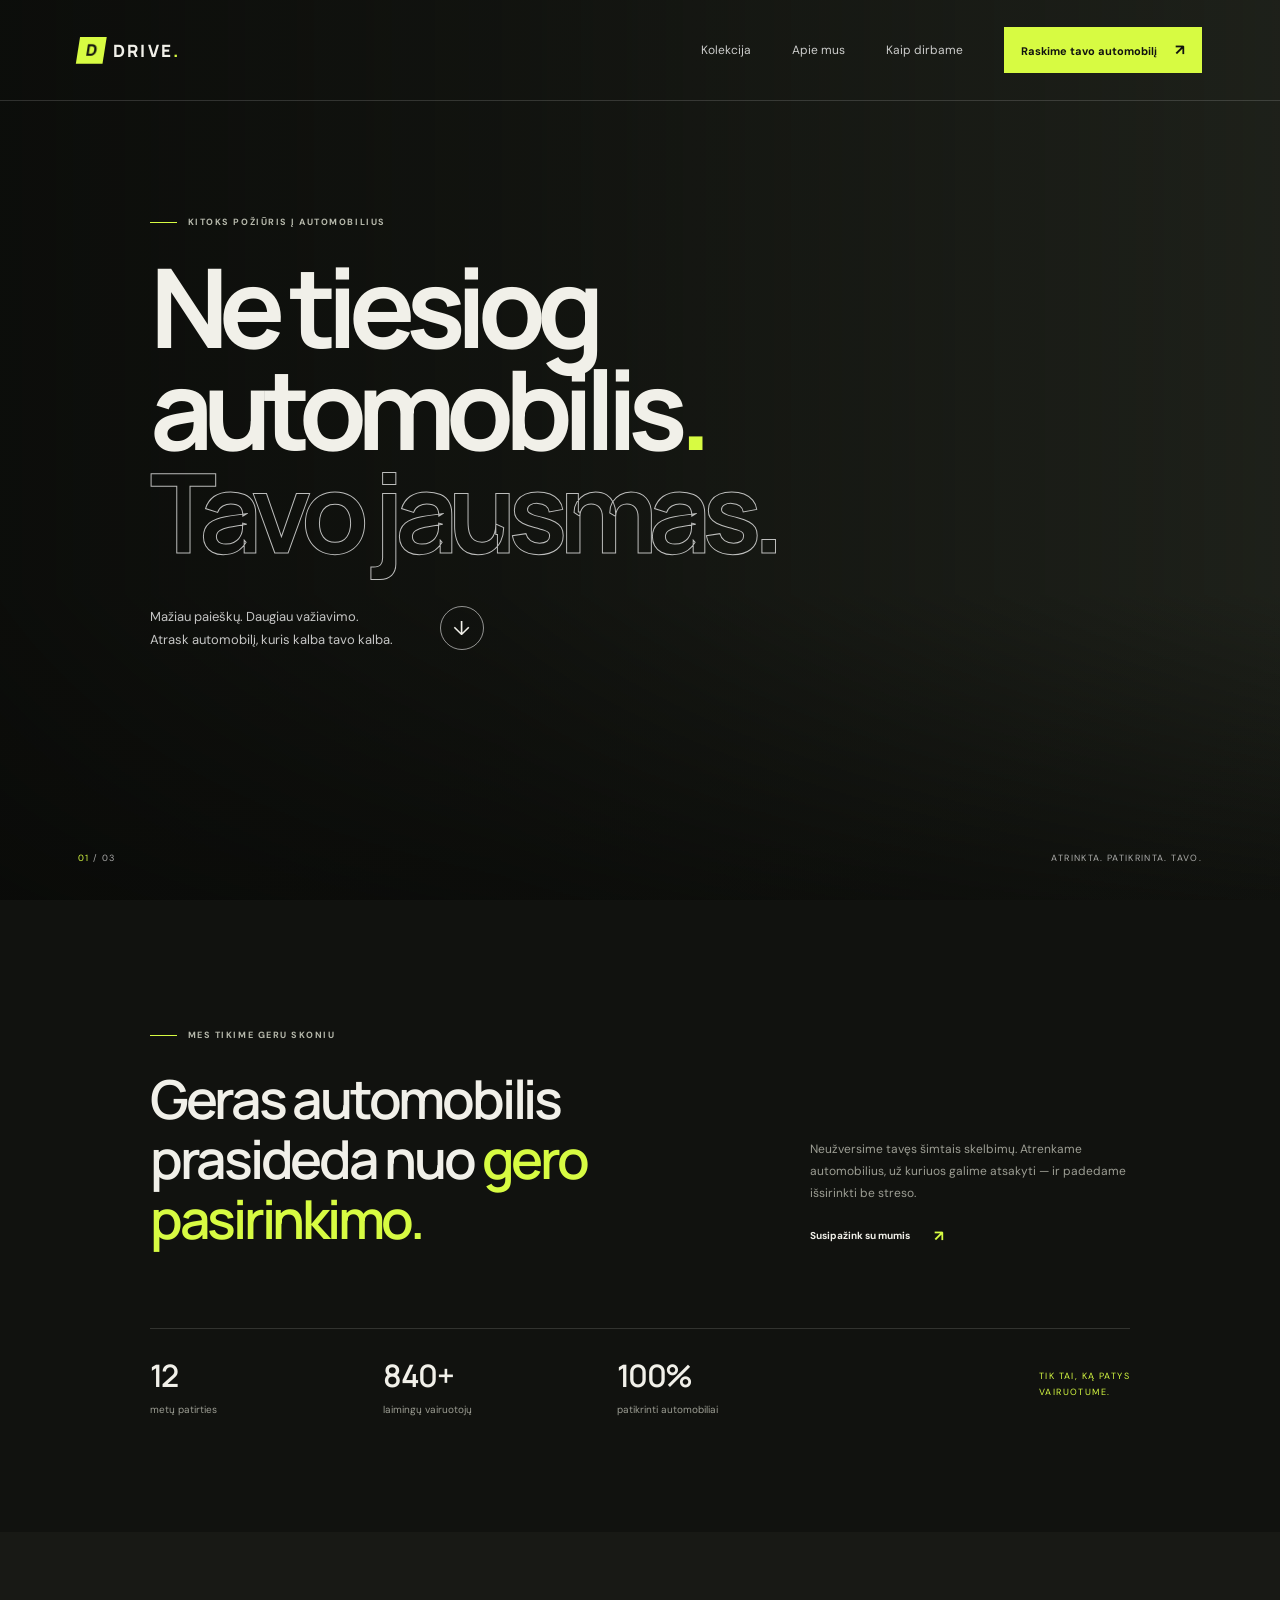
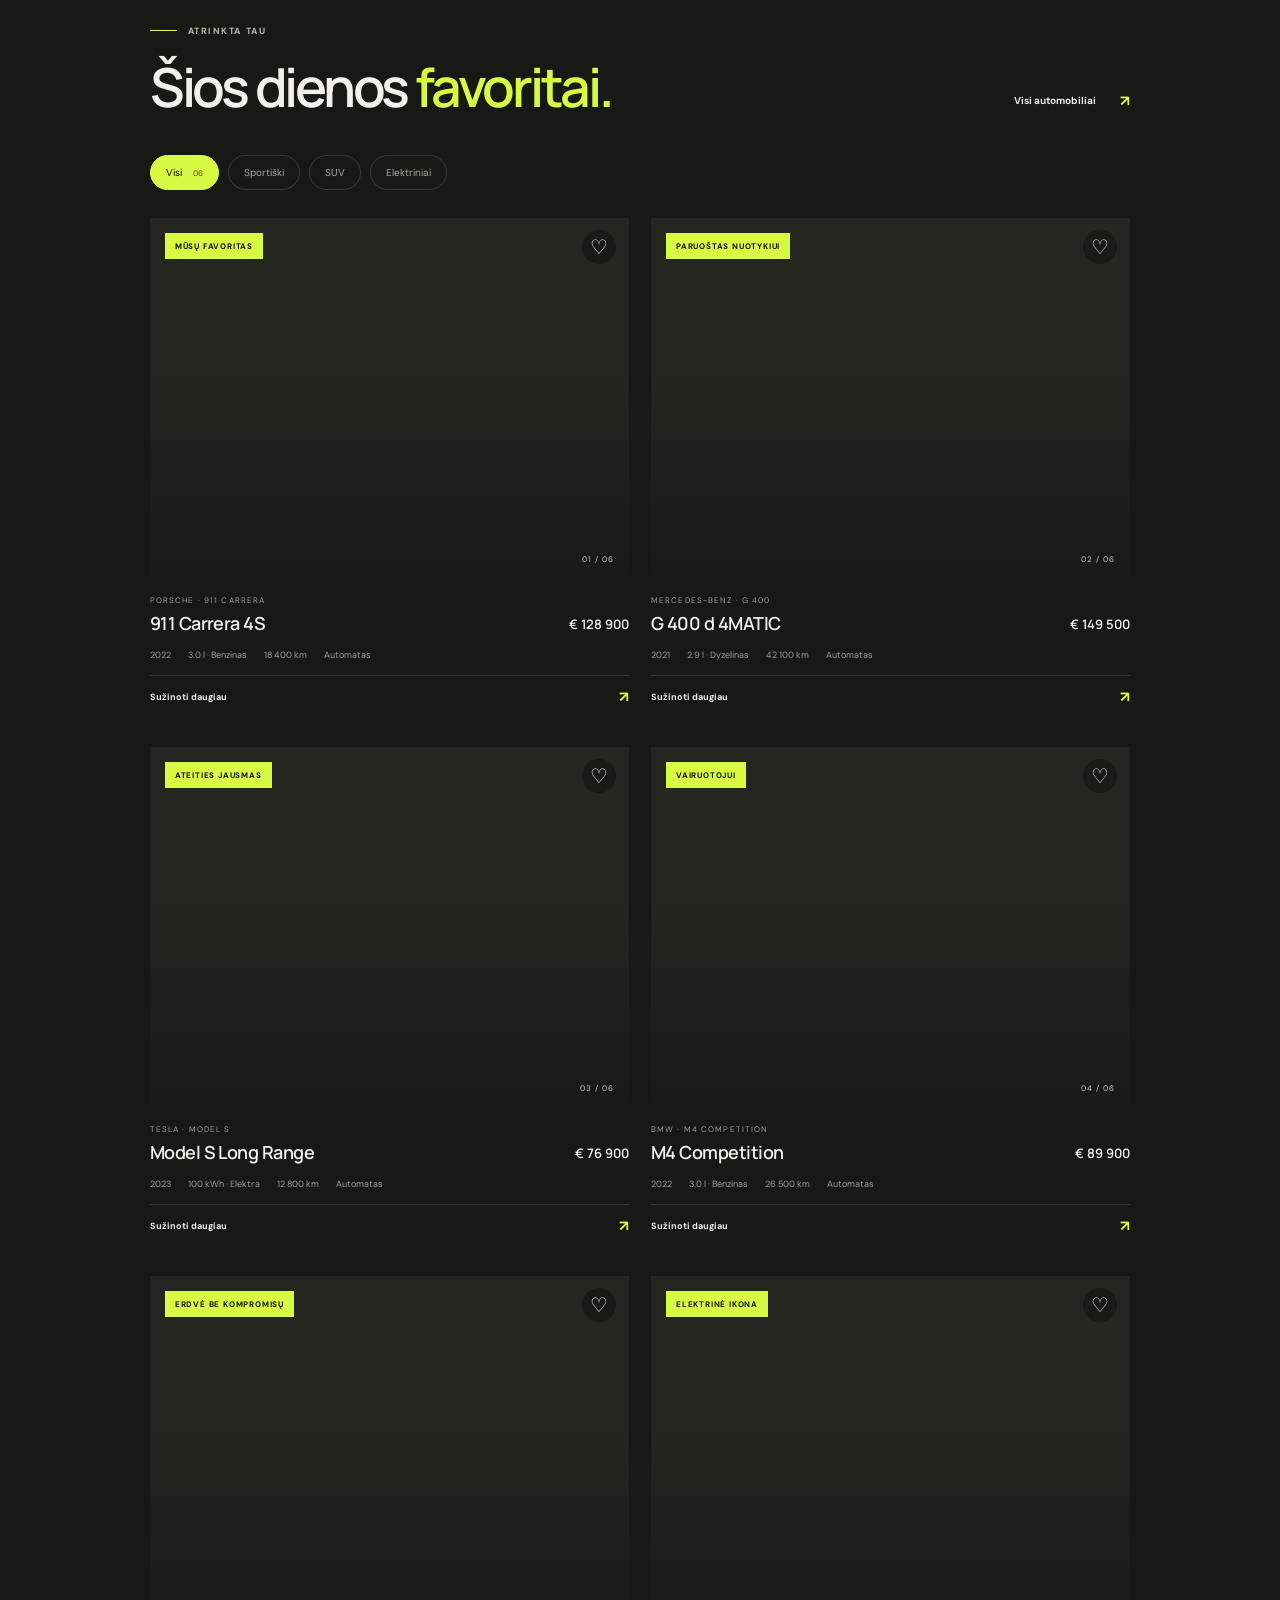
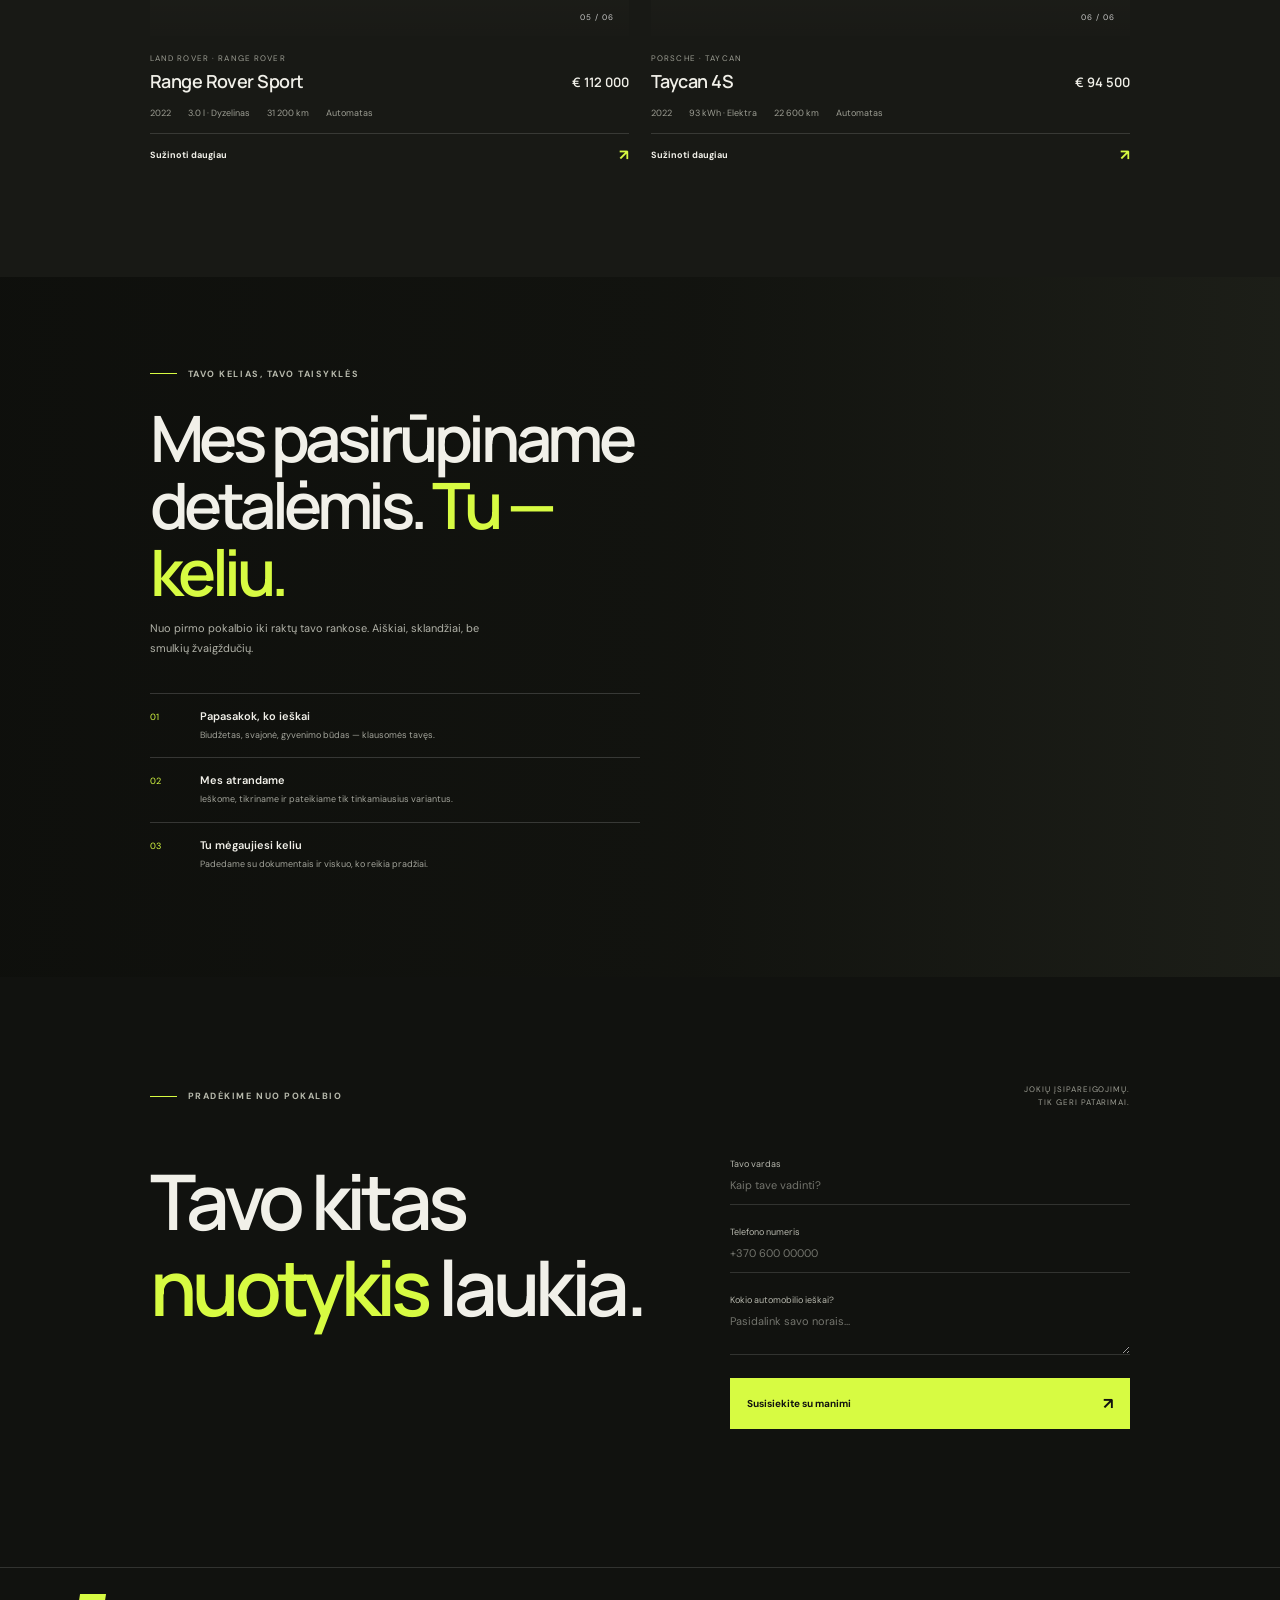
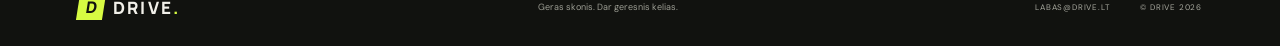
<file: index.html>
<!doctype html>
<html lang="lt">
  <head>
    <meta charset="UTF-8" />
    <meta name="viewport" content="width=device-width, initial-scale=1.0" />
    <meta
      name="description"
      content="DRIVE — išskirtiniai automobiliai, kruopščiai atrinkti žmonėms, kurie renkasi daugiau nei transportą."
    />
    <meta name="theme-color" content="#11120f" />
    <title>DRIVE — atrask savo kitą jausmą</title>
    <link rel="preconnect" href="https://fonts.googleapis.com" />
    <link rel="preconnect" href="https://fonts.gstatic.com" crossorigin />
    <link
      href="https://fonts.googleapis.com/css2?family=DM+Sans:wght@400;500;600;700&family=Manrope:wght@400;500;600;700;800&display=swap"
      rel="stylesheet"
    />
    <link rel="stylesheet" href="styles.css" />
  </head>
  <body>
    <header class="site-header" id="top">
      <a class="brand" href="#top" aria-label="DRIVE pradžia" aria-current="page">
        <span class="brand-mark" aria-hidden="true">D</span>
        DRIVE<span class="brand-period">.</span>
      </a>
      <button class="menu-toggle" aria-label="Atidaryti meniu" aria-expanded="false" aria-controls="primary-navigation">
        <span></span><span></span>
      </button>
      <nav class="site-nav" id="primary-navigation" aria-label="Pagrindinė navigacija">
        <a href="kolekcija.html">Kolekcija</a>
        <a href="apie.html">Apie mus</a>
        <a href="apie.html#procesas">Kaip dirbame</a>
        <a class="nav-cta" href="kontaktai.html">Raskime tavo automobilį <span>↗</span></a>
      </nav>
    </header>

    <main>
      <section class="hero">
        <div class="hero-image" role="img" aria-label="Sportinis automobilis kalnų kelyje"></div>
        <div class="hero-shade"></div>
        <div class="hero-content">
          <div class="eyebrow hero-eyebrow"><span class="eyebrow-line"></span> KITOKS POŽIŪRIS Į AUTOMOBILIUS</div>
          <h1>Ne tiesiog<br />automobilis<span class="accent">.</span><br /><span class="outline-text">Tavo jausmas.</span></h1>
          <div class="hero-bottom">
            <p>Mažiau paieškų. Daugiau važiavimo.<br />Atrask automobilį, kuris kalba tavo kalba.</p>
            <a class="round-link" href="#kolekcija" aria-label="Peržiūrėti automobilius">↓</a>
          </div>
        </div>
        <div class="hero-index"><span>01</span> / 03</div>
        <div class="hero-caption">ATRINKTA. PATIKRINTA. TAVO.</div>
      </section>

      <section class="intro section-wrap reveal" id="apie">
        <div class="eyebrow"><span class="eyebrow-line"></span> MES TIKIME GERU SKONIU</div>
        <div class="intro-copy">
          <h2>Geras automobilis<br />prasideda nuo <span>gero pasirinkimo.</span></h2>
          <div class="intro-aside">
            <p>Neužversime tavęs šimtais skelbimų. Atrenkame automobilius, už kuriuos galime atsakyti — ir padedame išsirinkti be streso.</p>
            <a class="text-link" href="apie.html">Susipažink su mumis <span>↗</span></a>
          </div>
        </div>
        <div class="stat-row">
          <div class="stat"><strong data-count="12">12</strong><span>metų patirties</span></div>
          <div class="stat"><strong data-count="840">840+</strong><span>laimingų vairuotojų</span></div>
          <div class="stat"><strong data-count="100">100%</strong><span>patikrinti automobiliai</span></div>
          <div class="stat-note">TIK TAI, KĄ PATYS<br />VAIRUOTUME.</div>
        </div>
      </section>

      <section class="collection section-wrap" id="kolekcija">
        <div class="section-heading reveal">
          <div>
            <div class="eyebrow"><span class="eyebrow-line"></span> ATRINKTA TAU</div>
            <h2>Šios dienos <span>favoritai.</span></h2>
          </div>
          <a class="text-link desktop-link" href="kolekcija.html">Visi automobiliai <span>↗</span></a>
        </div>
        <div class="filters reveal" role="group" aria-label="Filtruoti automobilius">
          <button class="filter-chip is-active" data-filter="all">Visi <span>06</span></button>
          <button class="filter-chip" data-filter="sport">Sportiški</button>
          <button class="filter-chip" data-filter="suv">SUV</button>
          <button class="filter-chip" data-filter="electric">Elektriniai</button>
        </div>
        <div class="car-grid">
          <article class="car-card reveal" data-category="sport">
            <div class="car-image" style="--car-image: url('https://tse2.mm.bing.net/th/id/OIP.8cixG6R7cwDifbLWjYwZkwHaFB?r=0&amp;rs=1&amp;pid=ImgDetMain&amp;o=7&amp;rm=3')">
              <span class="car-tag">MŪSŲ FAVORITAS</span><button class="heart" aria-label="Įsiminti Porsche 911">♡</button>
              <span class="car-number">01 / 06</span>
            </div>
            <div class="car-info"><div><p class="car-make">PORSCHE · 911 CARRERA</p><h3>911 Carrera 4S</h3></div><strong class="car-price">€ 128 900</strong></div>
            <div class="car-specs"><span>2022</span><span>3.0 l · Benzinas</span><span>18 400 km</span><span>Automatas</span></div>
            <a class="car-detail" href="kontaktai.html">Sužinoti daugiau <span>↗</span></a>
          </article>
          <article class="car-card reveal" data-category="suv">
            <div class="car-image" style="--car-image: url('https://tse3.mm.bing.net/th/id/OIP.bKyxQvMcYh-nFI9bBmDf-AHaE8?r=0&amp;rs=1&amp;pid=ImgDetMain&amp;o=7&amp;rm=3')">
              <span class="car-tag">PARUOŠTAS NUOTYKIUI</span><button class="heart" aria-label="Įsiminti Mercedes-Benz G klasę">♡</button>
              <span class="car-number">02 / 06</span>
            </div>
            <div class="car-info"><div><p class="car-make">MERCEDES-BENZ · G 400</p><h3>G 400 d 4MATIC</h3></div><strong class="car-price">€ 149 500</strong></div>
            <div class="car-specs"><span>2021</span><span>2.9 l · Dyzelinas</span><span>42 100 km</span><span>Automatas</span></div>
            <a class="car-detail" href="kontaktai.html">Sužinoti daugiau <span>↗</span></a>
          </article>
          <article class="car-card reveal" data-category="electric">
            <div class="car-image" style="--car-image: url('https://images.unsplash.com/photo-1560958089-b8a1929cea89?auto=format&fit=crop&w=1100&q=85')">
              <span class="car-tag">ATEITIES JAUSMAS</span><button class="heart" aria-label="Įsiminti Tesla Model S">♡</button>
              <span class="car-number">03 / 06</span>
            </div>
            <div class="car-info"><div><p class="car-make">TESLA · MODEL S</p><h3>Model S Long Range</h3></div><strong class="car-price">€ 76 900</strong></div>
            <div class="car-specs"><span>2023</span><span>100 kWh · Elektra</span><span>12 800 km</span><span>Automatas</span></div>
            <a class="car-detail" href="kontaktai.html">Sužinoti daugiau <span>↗</span></a>
          </article>
          <article class="car-card reveal" data-category="sport">
            <div class="car-image" style="--car-image: url('https://images.unsplash.com/photo-1555215695-3004980ad54e?auto=format&fit=crop&w=1100&q=85')">
              <span class="car-tag">VAIRUOTOJUI</span><button class="heart" aria-label="Įsiminti BMW M4">♡</button>
              <span class="car-number">04 / 06</span>
            </div>
            <div class="car-info"><div><p class="car-make">BMW · M4 COMPETITION</p><h3>M4 Competition</h3></div><strong class="car-price">€ 89 900</strong></div>
            <div class="car-specs"><span>2022</span><span>3.0 l · Benzinas</span><span>26 500 km</span><span>Automatas</span></div>
            <a class="car-detail" href="kontaktai.html">Sužinoti daugiau <span>↗</span></a>
          </article>
          <article class="car-card reveal" data-category="suv">
            <div class="car-image" style="--car-image: url('https://i.ytimg.com/vi/ga1_SEV_990/maxresdefault.jpg')">
              <span class="car-tag">ERDVĖ BE KOMPROMISŲ</span><button class="heart" aria-label="Įsiminti Range Rover">♡</button>
              <span class="car-number">05 / 06</span>
            </div>
            <div class="car-info"><div><p class="car-make">LAND ROVER · RANGE ROVER</p><h3>Range Rover Sport</h3></div><strong class="car-price">€ 112 000</strong></div>
            <div class="car-specs"><span>2022</span><span>3.0 l · Dyzelinas</span><span>31 200 km</span><span>Automatas</span></div>
            <a class="car-detail" href="kontaktai.html">Sužinoti daugiau <span>↗</span></a>
          </article>
          <article class="car-card reveal" data-category="electric">
            <div class="car-image" style="--car-image: url('https://pictures.porsche.com/rtt/iris?COSY-EU-100-1711coMvsi60AAt5FwcmBEgA4qP8iBUDxPE3Cb9pNXuBuNXdMGF4tl3U0%25z8rMHIspMBvMZq6G5OtgSv31nBJaA4qh4NSEGewirQ91qIN9nRexrVo4y7z2wUlhDfHJIspAnPpyaiZJyNO7MctBvonwpf8dXFynlPED6uvlWN9nReXjvo4y7z7PjF%25vUqU69uWXsOsMUeV6iTiomzhRc2cSUqA7fQh55OJUPYADcTBsN5vOo4y7zFwhF%25vUqrIOuWXsOSn5eV6iTaXBzhRc2nndqA7fQIs5OJUPYwSzTBsN5xOP2dioC1ivQDcFGbi8YnfurXhZ5y%25BORrMzBjMXSEQbIOEGeQlv4DP7Rnwn')">
              <span class="car-tag">ELEKTRINĖ IKONA</span><button class="heart" aria-label="Įsiminti Porsche Taycan">♡</button>
              <span class="car-number">06 / 06</span>
            </div>
            <div class="car-info"><div><p class="car-make">PORSCHE · TAYCAN</p><h3>Taycan 4S</h3></div><strong class="car-price">€ 94 500</strong></div>
            <div class="car-specs"><span>2022</span><span>93 kWh · Elektra</span><span>22 600 km</span><span>Automatas</span></div>
            <a class="car-detail" href="kontaktai.html">Sužinoti daugiau <span>↗</span></a>
          </article>
        </div>
        <a class="text-link mobile-link" href="kolekcija.html">Peržiūrėti visus automobilius <span>↗</span></a>
      </section>

      <section class="manifesto" id="procesas">
        <div class="manifesto-image"></div>
        <div class="manifesto-content reveal">
          <div class="eyebrow"><span class="eyebrow-line"></span> TAVO KELIAS, TAVO TAISYKLĖS</div>
          <h2>Mes pasirūpiname<br />detalėmis. <span>Tu — keliu.</span></h2>
          <p>Nuo pirmo pokalbio iki raktų tavo rankose. Aiškiai, sklandžiai, be smulkių žvaigždučių.</p>
          <div class="steps">
            <div class="step"><span>01</span><div><h3>Papasakok, ko ieškai</h3><p>Biudžetas, svajonė, gyvenimo būdas — klausomės tavęs.</p></div></div>
            <div class="step"><span>02</span><div><h3>Mes atrandame</h3><p>Ieškome, tikriname ir pateikiame tik tinkamiausius variantus.</p></div></div>
            <div class="step"><span>03</span><div><h3>Tu mėgaujiesi keliu</h3><p>Padedame su dokumentais ir viskuo, ko reikia pradžiai.</p></div></div>
          </div>
        </div>
      </section>

      <section class="contact section-wrap reveal" id="kontaktai">
        <div class="contact-top">
          <div class="eyebrow"><span class="eyebrow-line"></span> PRADĖKIME NUO POKALBIO</div>
          <span class="contact-note">JOKIŲ ĮSIPAREIGOJIMŲ.<br />TIK GERI PATARIMAI.</span>
        </div>
        <div class="contact-main">
          <h2>Tavo kitas<br /><span>nuotykis</span> laukia.</h2>
          <form class="contact-form">
            <label for="name">Tavo vardas</label>
            <input id="name" name="name" autocomplete="name" placeholder="Kaip tave vadinti?" required />
            <label for="phone">Telefono numeris</label>
            <input id="phone" name="phone" type="tel" autocomplete="tel" placeholder="+370 600 00000" required />
            <label for="message">Kokio automobilio ieškai?</label>
            <textarea id="message" name="message" rows="2" placeholder="Pasidalink savo norais..."></textarea>
            <button type="submit" class="submit-button">Susisiekite su manimi <span>↗</span></button>
            <p class="form-message" aria-live="polite"></p>
          </form>
        </div>
      </section>
    </main>

    <footer class="site-footer">
      <a class="brand" href="index.html"><span class="brand-mark" aria-hidden="true">D</span> DRIVE<span class="brand-period">.</span></a>
      <p>Geras skonis. Dar geresnis kelias.</p>
      <div class="footer-right"><a href="mailto:labas@drive.lt">LABAS@DRIVE.LT</a><span>© DRIVE 2026</span></div>
    </footer>
    <script src="script.js"></script>
  </body>
</html>
</file>
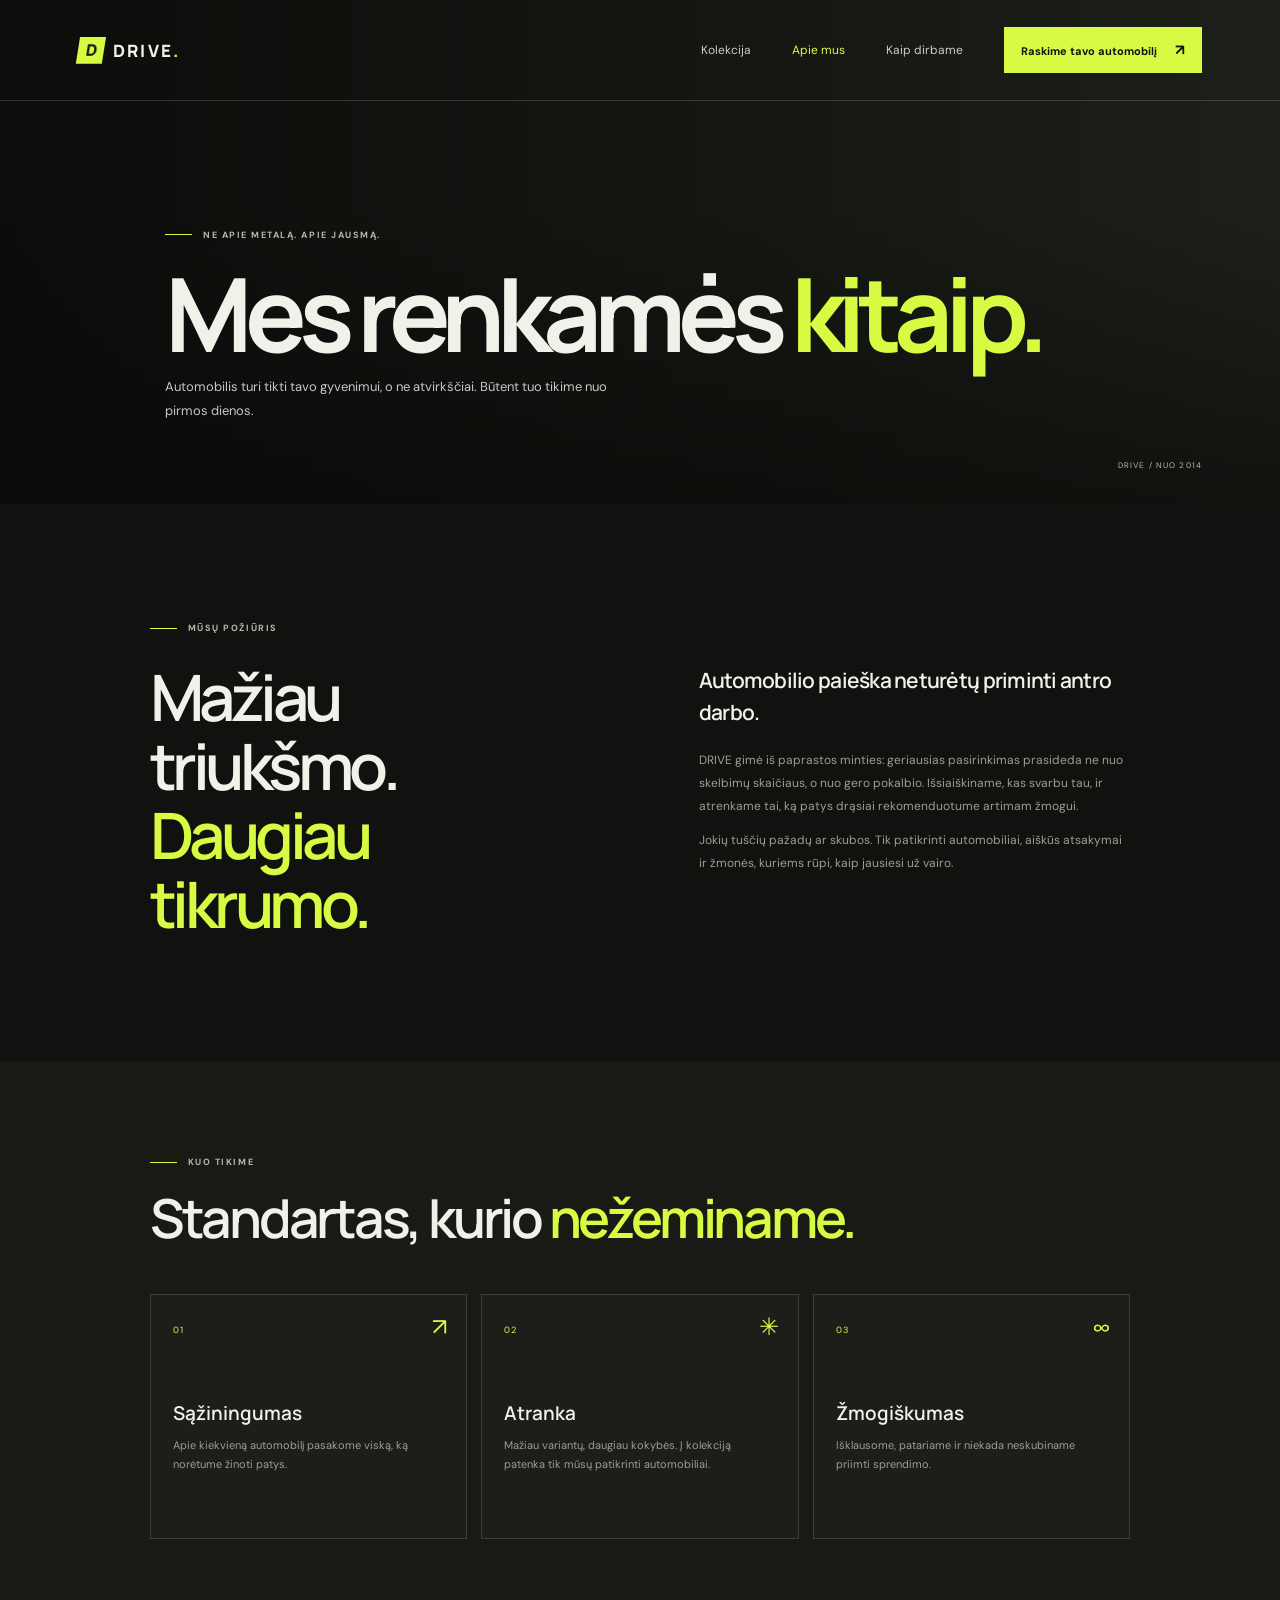
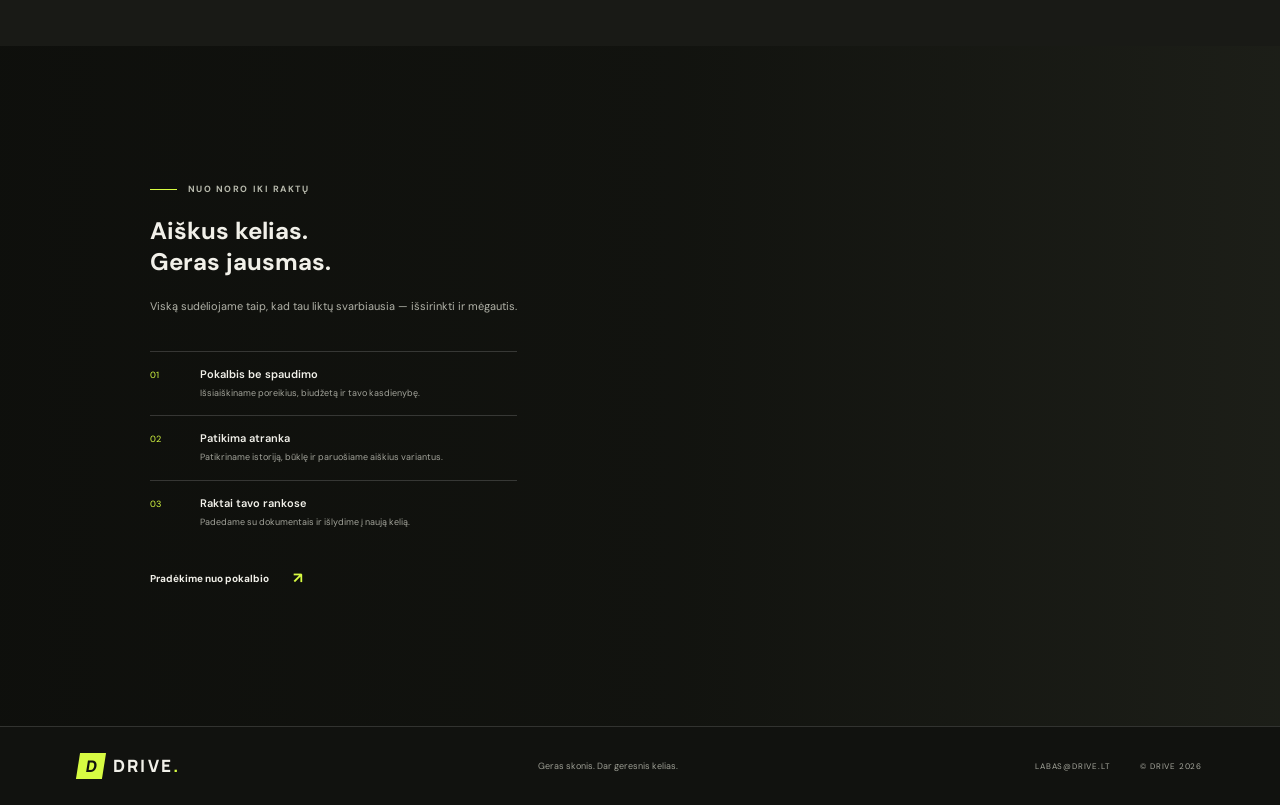
<file: apie.html>
<!doctype html>
<html lang="lt">
  <head>
    <meta charset="UTF-8" />
    <meta name="viewport" content="width=device-width, initial-scale=1.0" />
    <meta name="description" content="Sužinok, kuo tiki DRIVE ir kaip padedame atrasti automobilį, kuris tinka būtent tau." />
    <meta name="theme-color" content="#11120f" />
    <title>Apie DRIVE — geras skonis, geresnis kelias</title>
    <link rel="preconnect" href="https://fonts.googleapis.com" />
    <link rel="preconnect" href="https://fonts.gstatic.com" crossorigin />
    <link href="https://fonts.googleapis.com/css2?family=DM+Sans:wght@400;500;600;700&family=Manrope:wght@400;500;600;700;800&display=swap" rel="stylesheet" />
    <link rel="stylesheet" href="styles.css" />
  </head>
  <body>
    <header class="site-header" id="top">
      <a class="brand" href="index.html" aria-label="DRIVE pradžia"><span class="brand-mark" aria-hidden="true">D</span> DRIVE<span class="brand-period">.</span></a>
      <button class="menu-toggle" aria-label="Atidaryti meniu" aria-expanded="false" aria-controls="primary-navigation"><span></span><span></span></button>
      <nav class="site-nav" id="primary-navigation" aria-label="Pagrindinė navigacija">
        <a href="kolekcija.html">Kolekcija</a>
        <a href="apie.html" aria-current="page">Apie mus</a>
        <a href="#procesas">Kaip dirbame</a>
        <a class="nav-cta" href="kontaktai.html">Raskime tavo automobilį <span>↗</span></a>
      </nav>
    </header>

    <main>
      <section class="subpage-hero about-hero">
        <div class="subpage-hero-shade"></div>
        <div class="subpage-hero-content">
          <div class="eyebrow"><span class="eyebrow-line"></span> NE APIE METALĄ. APIE JAUSMĄ.</div>
          <h1>Mes renkamės <span>kitaip.</span></h1>
          <p>Automobilis turi tikti tavo gyvenimui, o ne atvirkščiai. Būtent tuo tikime nuo pirmos dienos.</p>
        </div>
        <span class="subpage-index">DRIVE / NUO 2014</span>
      </section>

      <section class="about-story section-wrap reveal">
        <div>
          <div class="eyebrow"><span class="eyebrow-line"></span> MŪSŲ POŽIŪRIS</div>
          <h2>Mažiau triukšmo.<br /><span>Daugiau tikrumo.</span></h2>
        </div>
        <div class="about-story-copy">
          <p class="about-lead">Automobilio paieška neturėtų priminti antro darbo.</p>
          <p>DRIVE gimė iš paprastos minties: geriausias pasirinkimas prasideda ne nuo skelbimų skaičiaus, o nuo gero pokalbio. Išsiaiškiname, kas svarbu tau, ir atrenkame tai, ką patys drąsiai rekomenduotume artimam žmogui.</p>
          <p>Jokių tuščių pažadų ar skubos. Tik patikrinti automobiliai, aiškūs atsakymai ir žmonės, kuriems rūpi, kaip jausiesi už vairo.</p>
        </div>
      </section>

      <section class="values-section">
        <div class="section-wrap">
          <div class="section-heading reveal">
            <div>
              <div class="eyebrow"><span class="eyebrow-line"></span> KUO TIKIME</div>
              <h2>Standartas, kurio <span>nežeminame.</span></h2>
            </div>
          </div>
          <div class="values-grid">
            <article class="value-card reveal"><span class="value-number">01</span><span class="value-icon">↗</span><h3>Sąžiningumas</h3><p>Apie kiekvieną automobilį pasakome viską, ką norėtume žinoti patys.</p></article>
            <article class="value-card reveal"><span class="value-number">02</span><span class="value-icon">✳</span><h3>Atranka</h3><p>Mažiau variantų, daugiau kokybės. Į kolekciją patenka tik mūsų patikrinti automobiliai.</p></article>
            <article class="value-card reveal"><span class="value-number">03</span><span class="value-icon">∞</span><h3>Žmogiškumas</h3><p>Išklausome, patariame ir niekada neskubiname priimti sprendimo.</p></article>
          </div>
        </div>
      </section>

      <section class="about-process" id="procesas">
        <div class="about-process-image"></div>
        <div class="manifesto-content reveal">
          <div class="eyebrow"><span class="eyebrow-line"></span> NUO NORO IKI RAKTŲ</div>
          <h2>Aiškus kelias.<br /><span>Geras jausmas.</span></h2>
          <p>Viską sudėliojame taip, kad tau liktų svarbiausia — išsirinkti ir mėgautis.</p>
          <div class="steps">
            <div class="step"><span>01</span><div><h3>Pokalbis be spaudimo</h3><p>Išsiaiškiname poreikius, biudžetą ir tavo kasdienybę.</p></div></div>
            <div class="step"><span>02</span><div><h3>Patikima atranka</h3><p>Patikriname istoriją, būklę ir paruošiame aiškius variantus.</p></div></div>
            <div class="step"><span>03</span><div><h3>Raktai tavo rankose</h3><p>Padedame su dokumentais ir išlydime į naują kelią.</p></div></div>
          </div>
          <a class="text-link about-cta" href="kontaktai.html">Pradėkime nuo pokalbio <span>↗</span></a>
        </div>
      </section>
    </main>

    <footer class="site-footer">
      <a class="brand" href="index.html"><span class="brand-mark" aria-hidden="true">D</span> DRIVE<span class="brand-period">.</span></a>
      <p>Geras skonis. Dar geresnis kelias.</p>
      <div class="footer-right"><a href="mailto:labas@drive.lt">LABAS@DRIVE.LT</a><span>© DRIVE 2026</span></div>
    </footer>
    <script src="script.js"></script>
  </body>
</html>
</file>
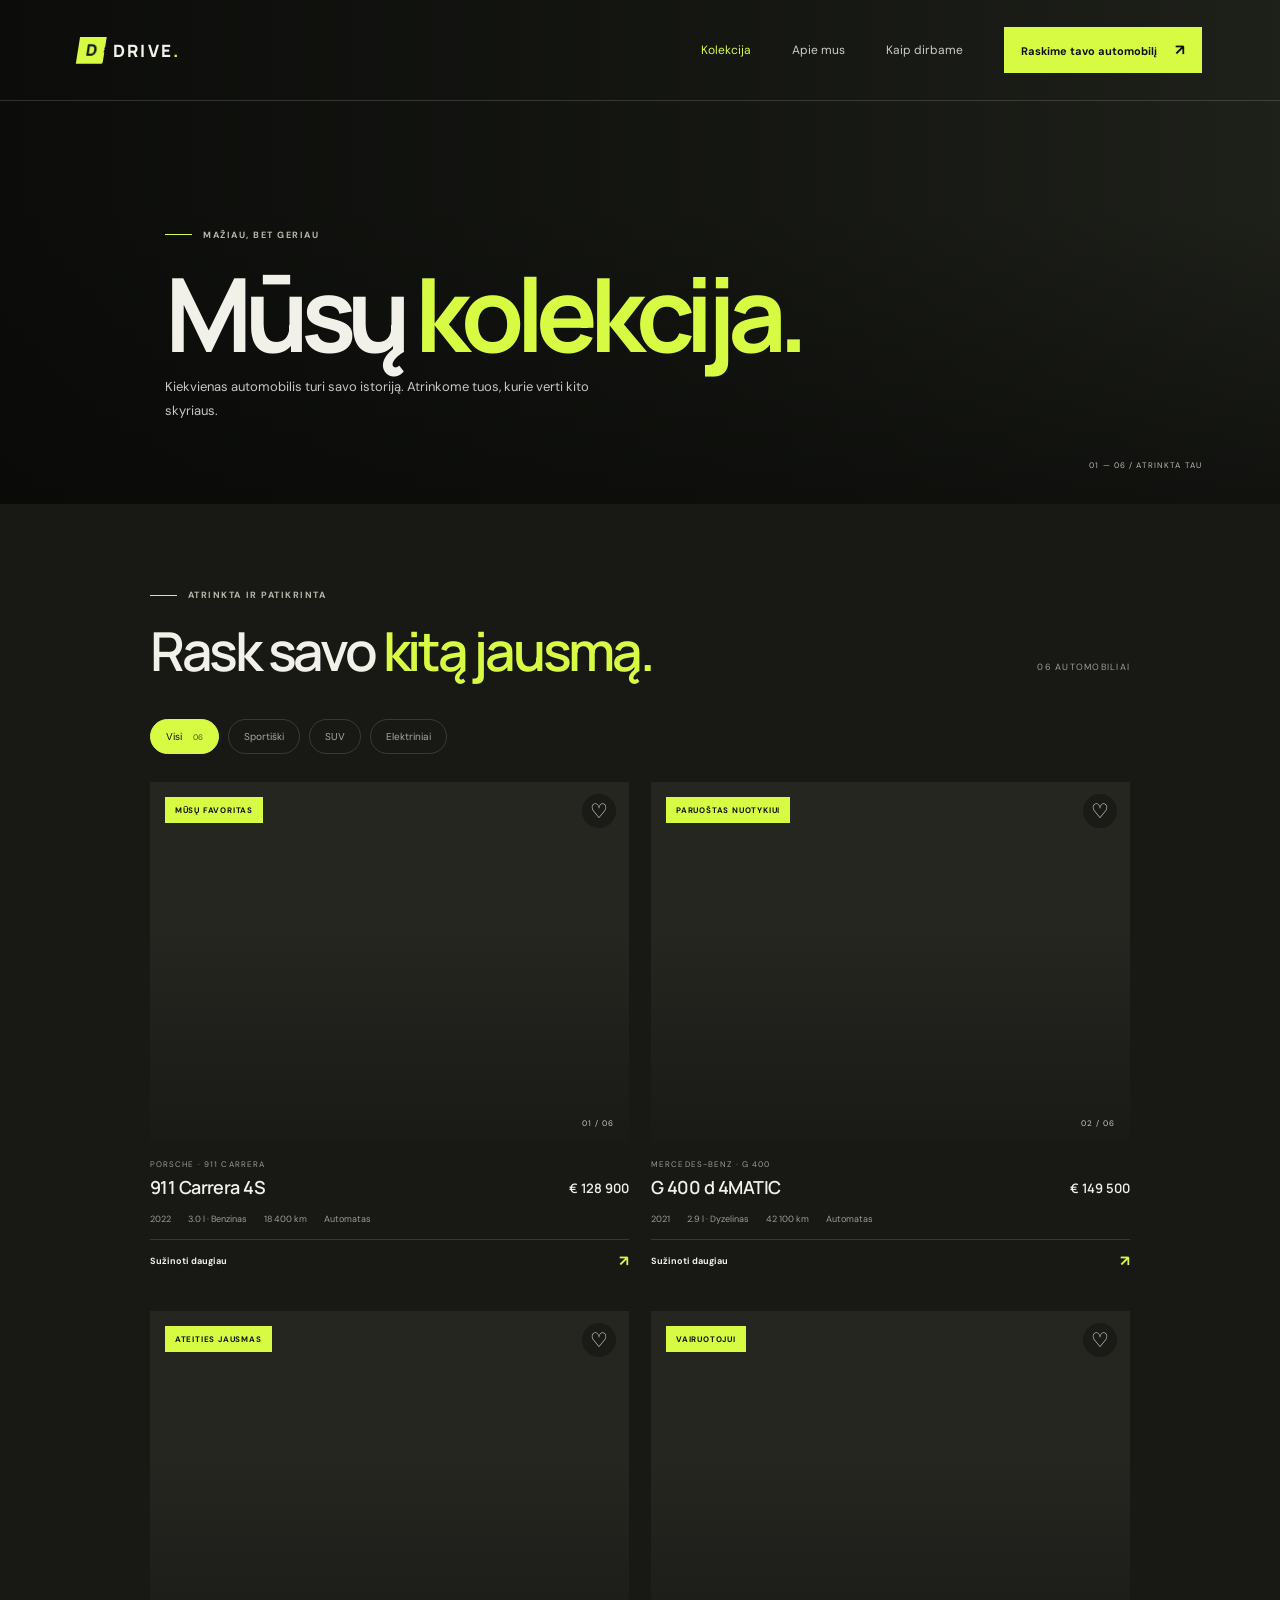
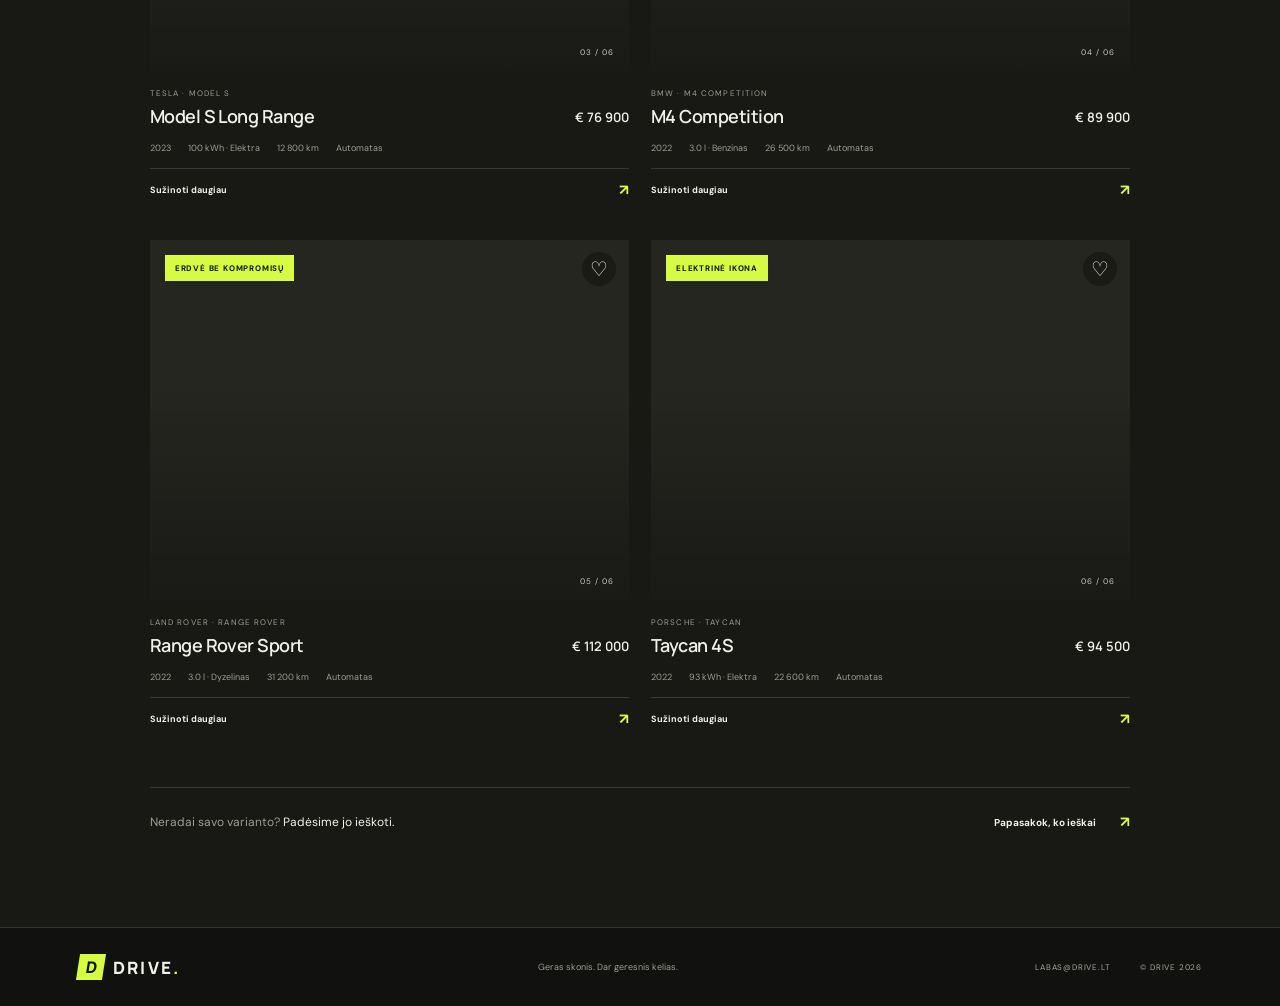
<file: kolekcija.html>
<!doctype html>
<html lang="lt">
  <head>
    <meta charset="UTF-8" />
    <meta name="viewport" content="width=device-width, initial-scale=1.0" />
    <meta name="description" content="Atrask DRIVE kruopščiai atrinktų ir patikrintų automobilių kolekciją." />
    <meta name="theme-color" content="#11120f" />
    <title>Automobilių kolekcija — DRIVE</title>
    <link rel="preconnect" href="https://fonts.googleapis.com" />
    <link rel="preconnect" href="https://fonts.gstatic.com" crossorigin />
    <link href="https://fonts.googleapis.com/css2?family=DM+Sans:wght@400;500;600;700&family=Manrope:wght@400;500;600;700;800&display=swap" rel="stylesheet" />
    <link rel="stylesheet" href="styles.css" />
  </head>
  <body>
    <header class="site-header" id="top">
      <a class="brand" href="index.html" aria-label="DRIVE pradžia"><span class="brand-mark" aria-hidden="true">D</span> DRIVE<span class="brand-period">.</span></a>
      <button class="menu-toggle" aria-label="Atidaryti meniu" aria-expanded="false" aria-controls="primary-navigation"><span></span><span></span></button>
      <nav class="site-nav" id="primary-navigation" aria-label="Pagrindinė navigacija">
        <a href="kolekcija.html" aria-current="page">Kolekcija</a>
        <a href="apie.html">Apie mus</a>
        <a href="apie.html#procesas">Kaip dirbame</a>
        <a class="nav-cta" href="kontaktai.html">Raskime tavo automobilį <span>↗</span></a>
      </nav>
    </header>

    <main>
      <section class="subpage-hero collection-hero">
        <div class="subpage-hero-shade"></div>
        <div class="subpage-hero-content">
          <div class="eyebrow"><span class="eyebrow-line"></span> MAŽIAU, BET GERIAU</div>
          <h1>Mūsų <span>kolekcija.</span></h1>
          <p>Kiekvienas automobilis turi savo istoriją. Atrinkome tuos, kurie verti kito skyriaus.</p>
        </div>
        <span class="subpage-index">01 — 06 / ATRINKTA TAU</span>
      </section>

      <section class="collection section-wrap collection-page">
        <div class="section-heading reveal">
          <div>
            <div class="eyebrow"><span class="eyebrow-line"></span> ATRINKTA IR PATIKRINTA</div>
            <h2>Rask savo <span>kitą jausmą.</span></h2>
          </div>
          <span class="inventory-count">06 AUTOMOBILIAI</span>
        </div>
        <div class="filters reveal" role="group" aria-label="Filtruoti automobilius">
          <button class="filter-chip is-active" data-filter="all">Visi <span>06</span></button>
          <button class="filter-chip" data-filter="sport">Sportiški</button>
          <button class="filter-chip" data-filter="suv">SUV</button>
          <button class="filter-chip" data-filter="electric">Elektriniai</button>
        </div>
        <div class="car-grid">
          <article class="car-card reveal" data-category="sport">
            <div class="car-image" style="--car-image: url('https://tse2.mm.bing.net/th/id/OIP.8cixG6R7cwDifbLWjYwZkwHaFB?r=0&amp;rs=1&amp;pid=ImgDetMain&amp;o=7&amp;rm=3')">
              <span class="car-tag">MŪSŲ FAVORITAS</span><button class="heart" aria-label="Įsiminti Porsche 911" aria-pressed="false">♡</button><span class="car-number">01 / 06</span>
            </div>
            <div class="car-info"><div><p class="car-make">PORSCHE · 911 CARRERA</p><h3>911 Carrera 4S</h3></div><strong class="car-price">€ 128 900</strong></div>
            <div class="car-specs"><span>2022</span><span>3.0 l · Benzinas</span><span>18 400 km</span><span>Automatas</span></div>
            <a class="car-detail" href="kontaktai.html">Sužinoti daugiau <span>↗</span></a>
          </article>
          <article class="car-card reveal" data-category="suv">
            <div class="car-image" style="--car-image: url('https://tse3.mm.bing.net/th/id/OIP.bKyxQvMcYh-nFI9bBmDf-AHaE8?r=0&amp;rs=1&amp;pid=ImgDetMain&amp;o=7&amp;rm=3')">
              <span class="car-tag">PARUOŠTAS NUOTYKIUI</span><button class="heart" aria-label="Įsiminti Mercedes-Benz G klasę" aria-pressed="false">♡</button><span class="car-number">02 / 06</span>
            </div>
            <div class="car-info"><div><p class="car-make">MERCEDES-BENZ · G 400</p><h3>G 400 d 4MATIC</h3></div><strong class="car-price">€ 149 500</strong></div>
            <div class="car-specs"><span>2021</span><span>2.9 l · Dyzelinas</span><span>42 100 km</span><span>Automatas</span></div>
            <a class="car-detail" href="kontaktai.html">Sužinoti daugiau <span>↗</span></a>
          </article>
          <article class="car-card reveal" data-category="electric">
            <div class="car-image" style="--car-image: url('https://images.unsplash.com/photo-1560958089-b8a1929cea89?auto=format&fit=crop&w=1100&q=85')">
              <span class="car-tag">ATEITIES JAUSMAS</span><button class="heart" aria-label="Įsiminti Tesla Model S" aria-pressed="false">♡</button><span class="car-number">03 / 06</span>
            </div>
            <div class="car-info"><div><p class="car-make">TESLA · MODEL S</p><h3>Model S Long Range</h3></div><strong class="car-price">€ 76 900</strong></div>
            <div class="car-specs"><span>2023</span><span>100 kWh · Elektra</span><span>12 800 km</span><span>Automatas</span></div>
            <a class="car-detail" href="kontaktai.html">Sužinoti daugiau <span>↗</span></a>
          </article>
          <article class="car-card reveal" data-category="sport">
            <div class="car-image" style="--car-image: url('https://images.unsplash.com/photo-1555215695-3004980ad54e?auto=format&fit=crop&w=1100&q=85')">
              <span class="car-tag">VAIRUOTOJUI</span><button class="heart" aria-label="Įsiminti BMW M4" aria-pressed="false">♡</button><span class="car-number">04 / 06</span>
            </div>
            <div class="car-info"><div><p class="car-make">BMW · M4 COMPETITION</p><h3>M4 Competition</h3></div><strong class="car-price">€ 89 900</strong></div>
            <div class="car-specs"><span>2022</span><span>3.0 l · Benzinas</span><span>26 500 km</span><span>Automatas</span></div>
            <a class="car-detail" href="kontaktai.html">Sužinoti daugiau <span>↗</span></a>
          </article>
          <article class="car-card reveal" data-category="suv">
            <div class="car-image" style="--car-image: url('https://i.ytimg.com/vi/ga1_SEV_990/maxresdefault.jpg')">
              <span class="car-tag">ERDVĖ BE KOMPROMISŲ</span><button class="heart" aria-label="Įsiminti Range Rover" aria-pressed="false">♡</button><span class="car-number">05 / 06</span>
            </div>
            <div class="car-info"><div><p class="car-make">LAND ROVER · RANGE ROVER</p><h3>Range Rover Sport</h3></div><strong class="car-price">€ 112 000</strong></div>
            <div class="car-specs"><span>2022</span><span>3.0 l · Dyzelinas</span><span>31 200 km</span><span>Automatas</span></div>
            <a class="car-detail" href="kontaktai.html">Sužinoti daugiau <span>↗</span></a>
          </article>
          <article class="car-card reveal" data-category="electric">
            <div class="car-image" style="--car-image: url('https://pictures.porsche.com/rtt/iris?COSY-EU-100-1711coMvsi60AAt5FwcmBEgA4qP8iBUDxPE3Cb9pNXuBuNXdMGF4tl3U0%25z8rMHIspMBvMZq6G5OtgSv31nBJaA4qh4NSEGewirQ91qIN9nRexrVo4y7z2wUlhDfHJIspAnPpyaiZJyNO7MctBvonwpf8dXFynlPED6uvlWN9nReXjvo4y7z7PjF%25vUqU69uWXsOsMUeV6iTiomzhRc2cSUqA7fQh55OJUPYADcTBsN5vOo4y7zFwhF%25vUqrIOuWXsOSn5eV6iTaXBzhRc2nndqA7fQIs5OJUPYwSzTBsN5xOP2dioC1ivQDcFGbi8YnfurXhZ5y%25BORrMzBjMXSEQbIOEGeQlv4DP7Rnwn')">
              <span class="car-tag">ELEKTRINĖ IKONA</span><button class="heart" aria-label="Įsiminti Porsche Taycan" aria-pressed="false">♡</button><span class="car-number">06 / 06</span>
            </div>
            <div class="car-info"><div><p class="car-make">PORSCHE · TAYCAN</p><h3>Taycan 4S</h3></div><strong class="car-price">€ 94 500</strong></div>
            <div class="car-specs"><span>2022</span><span>93 kWh · Elektra</span><span>22 600 km</span><span>Automatas</span></div>
            <a class="car-detail" href="kontaktai.html">Sužinoti daugiau <span>↗</span></a>
          </article>
        </div>
        <div class="collection-cta reveal">
          <p>Neradai savo varianto? <span>Padėsime jo ieškoti.</span></p>
          <a class="text-link" href="kontaktai.html">Papasakok, ko ieškai <span>↗</span></a>
        </div>
      </section>
    </main>

    <footer class="site-footer">
      <a class="brand" href="index.html"><span class="brand-mark" aria-hidden="true">D</span> DRIVE<span class="brand-period">.</span></a>
      <p>Geras skonis. Dar geresnis kelias.</p>
      <div class="footer-right"><a href="mailto:labas@drive.lt">LABAS@DRIVE.LT</a><span>© DRIVE 2026</span></div>
    </footer>
    <script src="script.js"></script>
  </body>
</html>
</file>
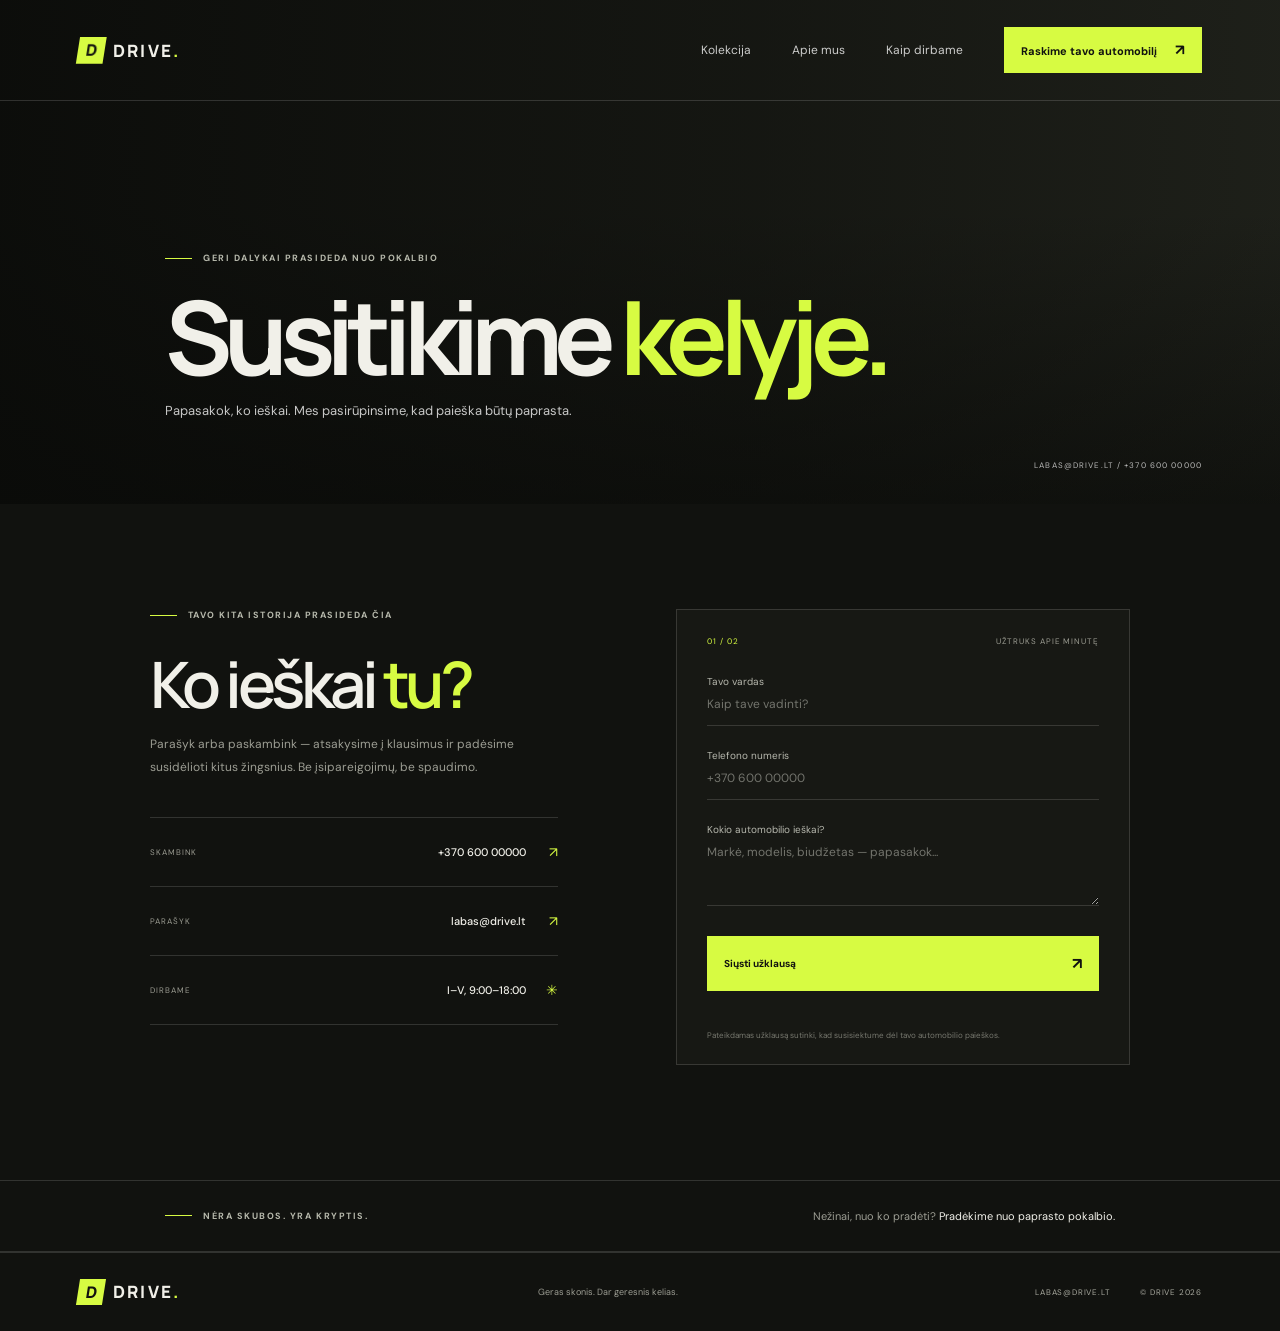
<file: kontaktai.html>
<!doctype html>
<html lang="lt">
  <head>
    <meta charset="UTF-8" />
    <meta name="viewport" content="width=device-width, initial-scale=1.0" />
    <meta name="description" content="Susisiek su DRIVE komanda — padėsime rasti tavo kitą automobilį." />
    <meta name="theme-color" content="#11120f" />
    <title>Susisiekime — DRIVE</title>
    <link rel="preconnect" href="https://fonts.googleapis.com" />
    <link rel="preconnect" href="https://fonts.gstatic.com" crossorigin />
    <link href="https://fonts.googleapis.com/css2?family=DM+Sans:wght@400;500;600;700&family=Manrope:wght@400;500;600;700;800&display=swap" rel="stylesheet" />
    <link rel="stylesheet" href="styles.css" />
  </head>
  <body>
    <header class="site-header" id="top">
      <a class="brand" href="index.html" aria-label="DRIVE pradžia"><span class="brand-mark" aria-hidden="true">D</span> DRIVE<span class="brand-period">.</span></a>
      <button class="menu-toggle" aria-label="Atidaryti meniu" aria-expanded="false" aria-controls="primary-navigation"><span></span><span></span></button>
      <nav class="site-nav" id="primary-navigation" aria-label="Pagrindinė navigacija">
        <a href="kolekcija.html">Kolekcija</a>
        <a href="apie.html">Apie mus</a>
        <a href="apie.html#procesas">Kaip dirbame</a>
        <a class="nav-cta" href="kontaktai.html" aria-current="page">Raskime tavo automobilį <span>↗</span></a>
      </nav>
    </header>

    <main>
      <section class="subpage-hero contact-hero">
        <div class="subpage-hero-shade"></div>
        <div class="subpage-hero-content">
          <div class="eyebrow"><span class="eyebrow-line"></span> GERI DALYKAI PRASIDEDA NUO POKALBIO</div>
          <h1>Susitikime <span>kelyje.</span></h1>
          <p>Papasakok, ko ieškai. Mes pasirūpinsime, kad paieška būtų paprasta.</p>
        </div>
        <span class="subpage-index">LABAS@DRIVE.LT / +370 600 00000</span>
      </section>

      <section class="contact-page section-wrap">
        <div class="contact-page-intro reveal">
          <div class="eyebrow"><span class="eyebrow-line"></span> TAVO KITA ISTORIJA PRASIDEDA ČIA</div>
          <h2>Ko ieškai <span>tu?</span></h2>
          <p>Parašyk arba paskambink — atsakysime į klausimus ir padėsime susidėlioti kitus žingsnius. Be įsipareigojimų, be spaudimo.</p>
          <div class="contact-details">
            <a href="tel:+37060000000"><span>SKAMBINK</span><strong>+370 600 00000</strong><i>↗</i></a>
            <a href="mailto:labas@drive.lt"><span>PARAŠYK</span><strong>labas@drive.lt</strong><i>↗</i></a>
            <div><span>DIRBAME</span><strong>I–V, 9:00–18:00</strong><i>✳</i></div>
          </div>
        </div>
        <div class="contact-form-panel reveal">
          <div class="form-panel-heading"><span>01 / 02</span><span>UŽTRUKS APIE MINUTĘ</span></div>
          <form class="contact-form">
            <label for="name">Tavo vardas</label>
            <input id="name" name="name" autocomplete="name" placeholder="Kaip tave vadinti?" required />
            <label for="phone">Telefono numeris</label>
            <input id="phone" name="phone" type="tel" autocomplete="tel" placeholder="+370 600 00000" required />
            <label for="message">Kokio automobilio ieškai?</label>
            <textarea id="message" name="message" rows="3" placeholder="Markė, modelis, biudžetas — papasakok..."></textarea>
            <button type="submit" class="submit-button">Siųsti užklausą <span>↗</span></button>
            <p class="form-message" aria-live="polite"></p>
            <p class="form-privacy">Pateikdamas užklausą sutinki, kad susisiektume dėl tavo automobilio paieškos.</p>
          </form>
        </div>
      </section>

      <section class="contact-bottom">
        <div class="contact-bottom-inner">
          <div class="eyebrow"><span class="eyebrow-line"></span> NĖRA SKUBOS. YRA KRYPTIS.</div>
          <p>Nežinai, nuo ko pradėti? <span>Pradėkime nuo paprasto pokalbio.</span></p>
        </div>
      </section>
    </main>

    <footer class="site-footer">
      <a class="brand" href="index.html"><span class="brand-mark" aria-hidden="true">D</span> DRIVE<span class="brand-period">.</span></a>
      <p>Geras skonis. Dar geresnis kelias.</p>
      <div class="footer-right"><a href="mailto:labas@drive.lt">LABAS@DRIVE.LT</a><span>© DRIVE 2026</span></div>
    </footer>
    <script src="script.js"></script>
  </body>
</html>
</file>
<file: styles.css>
:root {
  color-scheme: dark;
  --bg: #11120f;
  --panel: #191a16;
  --text: #f1f0e9;
  --muted: #9c9d93;
  --accent: #d7fb42;
  --line: rgba(241, 240, 233, .15);
  --font: "DM Sans", sans-serif;
  --display: "Manrope", sans-serif;
}

* { box-sizing: border-box; }
html { scroll-behavior: smooth; scroll-padding-top: 85px; }
body { margin: 0; background: var(--bg); color: var(--text); font-family: var(--font); -webkit-font-smoothing: antialiased; }
a { color: inherit; text-decoration: none; }
button, input, textarea { font: inherit; }
button { color: inherit; }
::selection { color: var(--bg); background: var(--accent); }

.site-header { position: absolute; z-index: 5; top: 0; left: 0; width: 100%; padding: 27px 6.1%; display: flex; align-items: center; justify-content: space-between; border-bottom: 1px solid rgba(255,255,255,.15); animation: header-in .8s .2s both; }
.brand { display: inline-flex; gap: 9px; align-items: center; font: 800 17px var(--display); letter-spacing: .13em; }
.brand-mark { width: 26px; height: 26px; display: grid; place-items: center; background: var(--accent); color: var(--bg); font: 800 16px var(--display); letter-spacing: -.08em; transform: skew(-9deg); }
.brand-period { color: var(--accent); margin-left: -9px; }
.site-nav { display: flex; align-items: center; gap: clamp(24px, 3.2vw, 52px); font-size: 12px; color: rgba(255,255,255,.78); }
.site-nav > a:not(.nav-cta) { transition: color .2s; }
.site-nav > a:not(.nav-cta):hover, .footer-right a:hover { color: var(--accent); }
.nav-cta { color: var(--bg); background: var(--accent); padding: 13px 17px; font-size: 11px; font-weight: 700; transition: background .2s, transform .2s; }
.nav-cta span { padding-left: 15px; font-size: 15px; }
.nav-cta:hover, .submit-button:hover { background: #e6ff76; transform: translateY(-2px); }
.menu-toggle { display: none; }

.hero { position: relative; min-height: 740px; height: min(900px, 100svh); overflow: hidden; background: #20231c; }
.hero-image, .hero-shade { position: absolute; inset: 0; }
.hero-image { background: url("https://images.unsplash.com/photo-1503376780353-7e6692767b70?auto=format&fit=crop&w=2400&q=90") center 55% / cover; animation: hero-zoom 1.6s cubic-bezier(.16,1,.3,1) both; }
.hero-shade { background: linear-gradient(90deg, rgba(9,10,8,.86) 0%, rgba(9,10,8,.63) 39%, rgba(9,10,8,.09) 100%), linear-gradient(0deg, rgba(9,10,8,.68), transparent 34%); }
.hero-content { position: absolute; top: 24%; left: 11.7%; max-width: 720px; animation: content-in .8s .35s both; }
.eyebrow { display: flex; align-items: center; gap: 11px; font-size: 9px; letter-spacing: .17em; font-weight: 700; color: #b7b9ac; }
.eyebrow-line { display: inline-block; width: 27px; height: 1px; background: var(--accent); }
.hero h1 { margin: 27px 0 30px; font: 700 clamp(62px, 8.6vw, 124px)/.93 var(--display); letter-spacing: -.085em; }
.accent { color: var(--accent); }
.outline-text { color: transparent; -webkit-text-stroke: 1px rgba(255,255,255,.72); }
.hero-bottom { display: flex; align-items: center; gap: 47px; }
.hero-bottom p { color: rgba(255,255,255,.76); font-size: 13px; line-height: 1.8; }
.round-link { width: 44px; height: 44px; border: 1px solid rgba(255,255,255,.55); border-radius: 50%; display: grid; place-items: center; font-size: 20px; transition: color .2s, background .2s, transform .2s; }
.round-link:hover { color: var(--bg); background: var(--accent); border-color: var(--accent); transform: translateY(3px); }
.hero-index, .hero-caption { position: absolute; bottom: 36px; font-size: 9px; letter-spacing: .15em; color: rgba(255,255,255,.65); }
.hero-index { left: 6.1%; }.hero-index span { color: var(--accent); }
.hero-caption { right: 6.1%; }

.section-wrap { padding-left: 11.7%; padding-right: 11.7%; }
.intro { padding-top: 129px; padding-bottom: 116px; }
.intro-copy { display: flex; align-items: flex-end; justify-content: space-between; gap: 50px; margin-top: 28px; }
.intro h2, .section-heading h2, .contact h2 { margin: 0; font: 600 clamp(35px, 4.2vw, 58px)/1.12 var(--display); letter-spacing: -.06em; }
.intro h2 span, .section-heading h2 span, .contact h2 span { color: var(--accent); }
.intro-aside { max-width: 320px; padding-bottom: 4px; }
.intro-aside p { margin: 0 0 19px; color: var(--muted); font-size: 12px; line-height: 1.8; }
.text-link { font-size: 10px; font-weight: 700; display: inline-flex; gap: 24px; align-items: center; }
.text-link span, .car-detail span { color: var(--accent); font-size: 15px; transition: transform .2s; }
.text-link:hover span, .car-detail:hover span { transform: translate(3px,-3px); }
.stat-row { margin-top: 78px; border-top: 1px solid var(--line); padding-top: 25px; display: grid; grid-template-columns: repeat(3, 1fr) 1.2fr; }
.stat { display: flex; flex-direction: column; gap: 7px; }
.stat strong { font: 600 31px var(--display); letter-spacing: -.05em; }
.stat span { color: var(--muted); font-size: 10px; }
.stat-note { justify-self: end; align-self: center; font-size: 9px; line-height: 1.7; letter-spacing: .16em; color: var(--accent); }

.collection { background: #181915; padding-top: 93px; padding-bottom: 112px; }
.section-heading { display: flex; justify-content: space-between; align-items: flex-end; }
.section-heading h2 { margin-top: 20px; }
.desktop-link { margin-bottom: 6px; }
.filters { display: flex; gap: 9px; margin: 38px 0 28px; }
.filter-chip { cursor: pointer; border: 1px solid var(--line); border-radius: 30px; padding: 10px 15px; background: transparent; color: #a7a89d; font-size: 10px; transition: .2s; }
.filter-chip span { margin-left: 8px; font-size: 8px; opacity: .7; }
.filter-chip:hover, .filter-chip.is-active { color: var(--bg); background: var(--accent); border-color: var(--accent); }
.car-grid { display: grid; grid-template-columns: repeat(2, 1fr); gap: 40px 22px; }
.car-card { min-width: 0; }
.car-image { position: relative; height: clamp(230px, 29vw, 360px); overflow: hidden; background: #252620; }
.car-image::before { content: ""; position: absolute; inset: 0; background-image: var(--car-image); background-position: center; background-size: cover; transition: transform .7s cubic-bezier(.2,.7,.2,1); }
.car-card:hover .car-image::before { transform: scale(1.055); }
.car-image::after { content: ""; position: absolute; inset: 40% 0 0; background: linear-gradient(transparent, rgba(0,0,0,.32)); pointer-events: none; }
.car-tag, .car-number, .heart { position: absolute; z-index: 1; }
.car-tag { top: 15px; left: 15px; padding: 8px 10px; background: var(--accent); color: var(--bg); font-size: 8px; font-weight: 700; letter-spacing: .1em; }
.heart { top: 12px; right: 13px; border: 0; background: rgba(17,18,15,.55); width: 34px; height: 34px; border-radius: 50%; font-size: 20px; cursor: pointer; transition: color .2s, background .2s; }
.heart:hover, .heart.is-liked { color: var(--bg); background: var(--accent); }
.car-number { bottom: 14px; right: 15px; font-size: 8px; letter-spacing: .13em; color: rgba(255,255,255,.76); }
.car-info { display: flex; justify-content: space-between; gap: 10px; align-items: flex-end; margin-top: 17px; }
.car-make { margin: 0 0 6px; color: var(--muted); font-size: 8px; letter-spacing: .14em; }
.car-info h3 { margin: 0; font: 600 18px var(--display); letter-spacing: -.03em; }
.car-price { font: 600 13px var(--display); white-space: nowrap; padding-bottom: 2px; }
.car-specs { display: flex; flex-wrap: wrap; gap: 7px 17px; margin-top: 14px; padding-bottom: 14px; border-bottom: 1px solid var(--line); color: var(--muted); font-size: 9px; }
.car-detail { display: flex; justify-content: space-between; align-items: center; margin-top: 11px; font-size: 9px; font-weight: 700; }
.mobile-link { display: none; }
.car-card.is-hidden { display: none; }

.manifesto { min-height: 700px; position: relative; display: flex; align-items: center; overflow: hidden; background: #20221b; }
.manifesto-image { position: absolute; inset: 0; background: linear-gradient(90deg, rgba(13,14,11,.92), rgba(13,14,11,.74) 54%, rgba(13,14,11,.2)), url("https://images.unsplash.com/photo-1492144534655-ae79c964c9d7?auto=format&fit=crop&w=2200&q=85") center 58% / cover; }
.manifesto-content { position: relative; margin-left: 11.7%; max-width: 490px; padding: 85px 0; }
.manifesto h2 { margin: 24px 0 14px; font: 600 clamp(40px, 5vw, 66px)/1.05 var(--display); letter-spacing: -.07em; }
.manifesto h2 span { color: var(--accent); }
.manifesto-content > p { max-width: 370px; color: #b1b2a8; font-size: 11px; line-height: 1.8; }
.steps { margin-top: 34px; }
.step { display: grid; grid-template-columns: 35px 1fr; gap: 15px; padding: 15px 0; border-top: 1px solid rgba(255,255,255,.16); }
.step > span { color: var(--accent); font-size: 9px; padding-top: 2px; }
.step h3 { margin: 0 0 5px; font-size: 11px; font-weight: 600; }
.step p { margin: 0; color: #a2a39a; font-size: 9px; line-height: 1.6; }

.contact { padding-top: 106px; padding-bottom: 110px; }
.contact-top { display: flex; justify-content: space-between; align-items: center; }
.contact-note { color: var(--muted); font-size: 8px; line-height: 1.7; text-align: right; letter-spacing: .12em; }
.contact-main { display: grid; grid-template-columns: 1fr .8fr; gap: 80px; margin-top: 48px; }
.contact h2 { font-size: clamp(48px, 6vw, 80px); }
.contact-form { display: flex; flex-direction: column; }
.contact-form label { margin: 0 0 8px; color: #b6b7ad; font-size: 9px; }
.contact-form input, .contact-form textarea { width: 100%; border: 0; border-bottom: 1px solid var(--line); border-radius: 0; background: transparent; color: var(--text); padding: 0 0 12px; margin-bottom: 21px; font-size: 11px; outline: none; resize: vertical; }
.contact-form input:focus, .contact-form textarea:focus { border-color: var(--accent); }
.contact-form input::placeholder, .contact-form textarea::placeholder { color: #73746d; }
.submit-button { cursor: pointer; display: flex; justify-content: space-between; align-items: center; border: 0; padding: 15px 17px; margin-top: 2px; background: var(--accent); color: var(--bg); font-size: 10px; font-weight: 700; transition: .2s; }
.submit-button span { font-size: 16px; }
.form-message { min-height: 18px; margin: 10px 0 0; color: var(--accent); font-size: 10px; }
.site-footer { display: flex; align-items: center; justify-content: space-between; padding: 24px 6.1%; border-top: 1px solid var(--line); }
.site-footer > p { color: var(--muted); font-size: 9px; }
.footer-right { display: flex; gap: 30px; color: #a8a99f; font-size: 8px; letter-spacing: .1em; }
.footer-right a { transition: color .2s; }
.site-nav a[aria-current="page"]:not(.nav-cta) { color: var(--accent); }
.menu-toggle:focus-visible, .site-nav a:focus-visible, .brand:focus-visible, .text-link:focus-visible, .filter-chip:focus-visible, .heart:focus-visible, .submit-button:focus-visible { outline: 2px solid var(--accent); outline-offset: 4px; }

.subpage-hero { position: relative; min-height: 500px; height: 56vh; max-height: 660px; display: flex; align-items: flex-end; overflow: hidden; background-color: #22241d; background-size: cover; background-position: center; }
.collection-hero { background-image: url("https://images.unsplash.com/photo-1503376780353-7e6692767b70?auto=format&fit=crop&w=2200&q=85"); background-position: center 57%; }
.about-hero { background-image: url("https://images.unsplash.com/photo-1492144534655-ae79c964c9d7?auto=format&fit=crop&w=2200&q=85"); }
.contact-hero { background-image: url("https://images.unsplash.com/photo-1489824904134-891ab64532f1?auto=format&fit=crop&w=2200&q=85"); background-position: center 54%; }
.subpage-hero-shade { position: absolute; inset: 0; background: linear-gradient(90deg, rgba(9,10,8,.88), rgba(9,10,8,.52) 59%, rgba(9,10,8,.17)), linear-gradient(0deg, rgba(9,10,8,.63), transparent 58%); }
.subpage-hero-content { position: relative; z-index: 1; width: min(950px, 76.6%); margin: 0 auto; padding: 0 0 82px; animation: content-in .8s .2s both; }
.subpage-hero h1 { margin: 22px 0 12px; font: 700 clamp(54px, 8vw, 104px)/.98 var(--display); letter-spacing: -.08em; }
.subpage-hero h1 span { color: var(--accent); }
.subpage-hero-content > p { max-width: 470px; margin: 0; color: rgba(255,255,255,.77); font-size: 13px; line-height: 1.8; }
.subpage-index { position: absolute; right: 6.1%; bottom: 34px; z-index: 1; color: rgba(255,255,255,.7); font-size: 8px; letter-spacing: .14em; }
.collection-page { padding-top: 85px; padding-bottom: 95px; }
.inventory-count { color: var(--muted); font-size: 9px; letter-spacing: .14em; padding-bottom: 8px; }
.collection-cta { display: flex; justify-content: space-between; align-items: center; gap: 20px; margin-top: 58px; padding-top: 24px; border-top: 1px solid var(--line); }
.collection-cta p { margin: 0; color: var(--muted); font-size: 12px; }
.collection-cta p span { color: var(--text); }

.about-story { display: grid; grid-template-columns: 1fr 1fr; gap: 12%; padding-top: 118px; padding-bottom: 124px; }
.about-story h2 { margin: 28px 0 0; font: 600 clamp(38px, 5vw, 65px)/1.08 var(--display); letter-spacing: -.07em; }
.about-story h2 span { color: var(--accent); }
.about-story-copy { max-width: 490px; padding-top: 22px; }
.about-story-copy p { color: var(--muted); font-size: 12px; line-height: 1.9; }
.about-story-copy .about-lead { color: var(--text); font: 600 21px/1.5 var(--display); letter-spacing: -.035em; }
.values-section { padding: 94px 0 107px; background: #191a16; }
.values-grid { display: grid; grid-template-columns: repeat(3, 1fr); gap: 14px; margin-top: 45px; }
.value-card { min-height: 245px; position: relative; padding: 22px; border: 1px solid var(--line); background: rgba(255,255,255,.015); transition: background .25s, transform .25s; }
.value-card:hover { background: rgba(215,251,66,.055); transform: translateY(-4px); }
.value-number { color: var(--accent); font-size: 9px; letter-spacing: .1em; }
.value-icon { position: absolute; top: 16px; right: 19px; color: var(--accent); font-size: 24px; }
.value-card h3 { margin: 62px 0 10px; font: 600 19px var(--display); }
.value-card p { max-width: 270px; margin: 0; color: var(--muted); font-size: 11px; line-height: 1.8; }
.about-process { min-height: 680px; position: relative; display: flex; align-items: center; overflow: hidden; background: #20221b; }
.about-process-image { position: absolute; inset: 0; background: linear-gradient(90deg, rgba(13,14,11,.93), rgba(13,14,11,.75) 53%, rgba(13,14,11,.2)), url("https://images.unsplash.com/photo-1500530855697-b586d89ba3ee?auto=format&fit=crop&w=2200&q=85") center 55% / cover; }
.about-cta { margin-top: 24px; }

.contact-page { display: grid; grid-template-columns: .9fr 1fr; gap: 12%; padding-top: 105px; padding-bottom: 115px; }
.contact-page-intro h2 { margin: 28px 0 15px; font: 600 clamp(42px, 5vw, 64px)/1.08 var(--display); letter-spacing: -.07em; }
.contact-page-intro h2 span { color: var(--accent); }
.contact-page-intro > p { max-width: 410px; color: var(--muted); font-size: 12px; line-height: 1.9; }
.contact-details { margin-top: 38px; border-top: 1px solid var(--line); }
.contact-details > * { min-height: 69px; display: grid; grid-template-columns: 1fr auto 20px; align-items: center; gap: 12px; border-bottom: 1px solid var(--line); }
.contact-details span { color: var(--muted); font-size: 8px; letter-spacing: .12em; }
.contact-details strong { font-size: 11px; font-weight: 500; }
.contact-details i { color: var(--accent); font-size: 14px; font-style: normal; text-align: right; }
.contact-form-panel { padding: 26px 30px 22px; border: 1px solid var(--line); background: #171814; }
.form-panel-heading { display: flex; justify-content: space-between; margin-bottom: 29px; color: var(--muted); font-size: 8px; letter-spacing: .12em; }
.form-panel-heading span:first-child { color: var(--accent); }
.contact-form-panel .contact-form label { font-size: 10px; }
.contact-form-panel .contact-form input, .contact-form-panel .contact-form textarea { padding: 0 0 13px; margin-bottom: 23px; font-size: 12px; }
.contact-form-panel .submit-button { margin-top: 7px; padding: 17px; }
.form-privacy { margin: 10px 0 0; color: #77786f; font-size: 8px; line-height: 1.6; }
.contact-bottom { padding: 28px 0; border-top: 1px solid var(--line); border-bottom: 1px solid var(--line); }
.contact-bottom-inner { width: min(950px, 76.6%); margin: auto; display: flex; justify-content: space-between; align-items: center; gap: 20px; }
.contact-bottom-inner > p { margin: 0; color: var(--muted); font-size: 11px; }
.contact-bottom-inner > p span { color: var(--text); }

.reveal { opacity: 0; transform: translateY(24px); transition: opacity .7s ease, transform .7s cubic-bezier(.2,.7,.2,1); }
.reveal.is-visible { opacity: 1; transform: translateY(0); }
.car-card:nth-child(2n) { transition-delay: .08s; }
@keyframes hero-zoom { from { transform: scale(1.08); } to { transform: scale(1); } }
@keyframes content-in { from { opacity: 0; transform: translateY(20px); } to { opacity: 1; transform: translateY(0); } }
@keyframes header-in { from { opacity: 0; transform: translateY(-10px); } to { opacity: 1; transform: translateY(0); } }

@media (max-width: 760px) {
  html { scroll-padding-top: 70px; }
  .site-header { padding: 19px 6%; }
  .menu-toggle { width: 39px; height: 39px; display: flex; flex-direction: column; justify-content: center; gap: 6px; border: 1px solid rgba(255,255,255,.3); background: rgba(15,16,13,.4); padding: 10px; }
  .menu-toggle span { height: 1px; width: 100%; background: white; transition: transform .2s; }
  .menu-toggle[aria-expanded="true"] span:first-child { transform: translateY(3.5px) rotate(45deg); }
  .menu-toggle[aria-expanded="true"] span:last-child { transform: translateY(-3.5px) rotate(-45deg); }
  .site-nav { position: absolute; top: 69px; left: 0; right: 0; display: none; flex-direction: column; align-items: stretch; gap: 0; padding: 12px 6% 20px; background: #11120f; border-bottom: 1px solid var(--line); }
  .site-nav.is-open { display: flex; }
  .site-nav > a:not(.nav-cta) { padding: 14px 0; border-bottom: 1px solid var(--line); }
  .nav-cta { margin-top: 14px; text-align: center; }
  .subpage-hero { min-height: 440px; height: 62svh; max-height: 600px; }
  .subpage-hero-content { width: 86%; padding-bottom: 72px; }
  .subpage-index { right: 7%; bottom: 25px; }
  .about-story { grid-template-columns: 1fr; gap: 20px; padding-top: 82px; padding-bottom: 85px; }
  .about-story-copy { padding-top: 0; }
  .values-section { padding: 75px 0 82px; }
  .values-grid { grid-template-columns: 1fr; gap: 10px; margin-top: 30px; }
  .value-card { min-height: 190px; }
  .value-card h3 { margin-top: 39px; }
  .about-process { min-height: auto; }
  .contact-page { grid-template-columns: 1fr; gap: 42px; padding-top: 78px; padding-bottom: 82px; }
  .contact-bottom-inner { width: 86%; align-items: flex-start; flex-direction: column; }
  .hero { height: 800px; min-height: 650px; max-height: 100svh; }
  .hero-image { background-position: 57% center; }
  .hero-shade { background: linear-gradient(90deg, rgba(9,10,8,.75), rgba(9,10,8,.21)), linear-gradient(0deg, rgba(9,10,8,.76), transparent 48%); }
  .hero-content { left: 7%; right: 5%; top: 25%; }
  .hero h1 { font-size: clamp(62px, 13vw, 98px); }
  .hero-index { left: 7%; }.hero-caption { right: 7%; }
  .section-wrap { padding-left: 7%; padding-right: 7%; }
  .intro { padding-top: 85px; padding-bottom: 82px; }
  .intro-copy { display: block; }
  .intro-aside { margin-top: 23px; }
  .stat-row { margin-top: 49px; grid-template-columns: repeat(2, 1fr); gap: 24px 15px; }
  .stat-note { justify-self: start; align-self: end; }
  .collection { padding-top: 75px; padding-bottom: 80px; }
  .car-grid { gap: 34px 14px; }
  .car-image { height: clamp(190px, 36vw, 300px); }
  .car-info { display: block; }
  .car-price { display: inline-block; margin-top: 9px; }
  .car-specs { gap: 7px 11px; }
  .manifesto { min-height: auto; }
  .manifesto-content { margin: 0 7%; max-width: 480px; }
  .contact { padding-top: 80px; padding-bottom: 80px; }
  .contact-main { grid-template-columns: 1fr; gap: 35px; margin-top: 38px; }
}
@media (max-width: 500px) {
  .hero { min-height: 690px; }
  .hero-content { top: 24%; }
  .hero h1 { font-size: clamp(58px, 15vw, 76px); }
  .hero-bottom { gap: 22px; }
  .hero-bottom p { font-size: 11px; }
  .intro h2, .section-heading h2 { font-size: 36px; }
  .section-heading { align-items: flex-start; }
  .desktop-link { display: none; }
  .filters { gap: 7px; overflow-x: auto; margin: 28px 0 22px; padding-bottom: 3px; }
  .filter-chip { white-space: nowrap; padding: 9px 12px; }
  .car-grid { grid-template-columns: 1fr; gap: 32px; }
  .car-image { height: 62vw; max-height: 320px; }
  .car-info { display: flex; }
  .car-price { margin: 0; }
  .mobile-link { display: inline-flex; margin-top: 32px; }
  .contact-top { align-items: flex-start; gap: 10px; }
  .contact-note { font-size: 7px; }
  .site-footer { flex-wrap: wrap; gap: 13px; padding: 22px 6%; }
  .site-footer > p { order: 3; width: 100%; margin: 0; }
  .footer-right { gap: 12px; font-size: 7px; }
  .subpage-hero { min-height: 430px; height: 72svh; max-height: 560px; }
  .subpage-hero h1 { font-size: clamp(48px, 13vw, 66px); }
  .subpage-hero-content > p { max-width: 340px; font-size: 11px; }
  .collection-page { padding-top: 67px; padding-bottom: 72px; }
  .collection-cta { align-items: flex-start; flex-direction: column; margin-top: 42px; }
  .about-story h2 { font-size: 42px; }
  .contact-page { padding-top: 67px; padding-bottom: 68px; }
  .contact-form-panel { padding: 21px 17px 18px; }
  .contact-details > * { grid-template-columns: 75px 1fr 17px; gap: 8px; }
  .contact-details strong { font-size: 10px; }
}
@media (prefers-reduced-motion: reduce) {
  *, *::before, *::after { scroll-behavior: auto !important; animation-duration: .01ms !important; animation-iteration-count: 1 !important; transition-duration: .01ms !important; }
  .reveal { opacity: 1; transform: none; }
}
</file>
